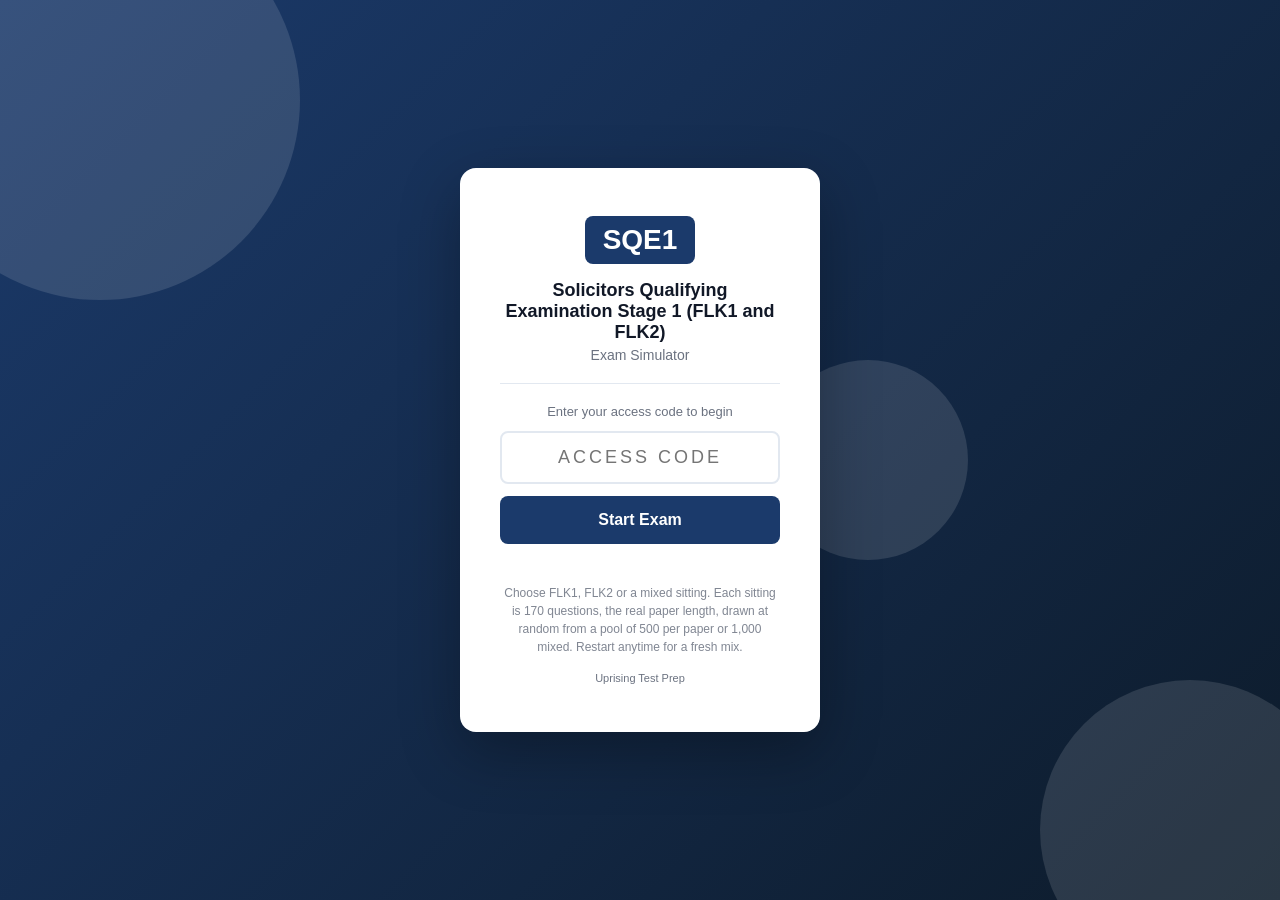
<file: index.html>
<!DOCTYPE html>
<html lang="en">
<head>
  <meta charset="UTF-8" />
  <meta name="viewport" content="width=device-width, initial-scale=1.0, viewport-fit=cover" />
  <meta name="apple-mobile-web-app-capable" content="yes" />
  <meta name="apple-mobile-web-app-status-bar-style" content="black-translucent" />
  <title>SQE1 Exam Simulator</title>
  <link rel="stylesheet" href="style.css" />
</head>
<body>

<div id="access-gate">
  <div class="gate-bg-shapes">
    <div class="shape shape-1"></div>
    <div class="shape shape-2"></div>
    <div class="shape shape-3"></div>
  </div>
  <div class="gate-card">
    <div class="gate-logo">
      <div class="logo-badge">SQE1</div>
    </div>
    <h1 class="gate-title">Solicitors Qualifying Examination Stage 1 (FLK1 and FLK2)</h1>
    <p class="gate-subtitle">Exam Simulator</p>
    <div class="gate-divider"></div>
    <p class="gate-instruction">Enter your access code to begin</p>
    <input type="text" id="access-code-input" class="gate-input"
           placeholder="Access Code" autocomplete="off"
           maxlength="20" spellcheck="false" />
    <button id="access-btn" class="gate-btn">Start Exam</button>
    <p id="access-error" class="gate-error"></p>
    <p class="gate-pool-note">Choose FLK1, FLK2 or a mixed sitting. Each sitting is 170 questions, the real paper length, drawn at random from a pool of 500 per paper or 1,000 mixed. Restart anytime for a fresh mix.</p>
    <p class="gate-hint">Uprising Test Prep</p>
  </div>
</div>

<div id="mode-screen" style="display:none">
  <div class="gate-bg-shapes"><div class="shape shape-1"></div><div class="shape shape-2"></div><div class="shape shape-3"></div></div>
  <div class="gate-card mode-card">
    <div class="gate-logo"><div class="logo-badge">SQE1</div></div>
    <h1 class="gate-title">Choose your sitting</h1>
    <p class="gate-subtitle">Each sitting is 170 single best answer questions with 5 options and one 5 hour 6 minute clock (the real exam gives 2 hours 33 minutes in each of two sessions of 85 questions)</p>
    <div class="gate-divider"></div>
    <button id="mode-flk1-btn" class="gate-btn mode-btn">FLK1<span class="mode-sub">Business Law and Practice, Dispute Resolution, Contract, Tort, Legal System, Legal Services</span><span class="mode-sub"><span id="mode-flk1-count">500</span> questions in the pool</span></button>
    <button id="mode-flk2-btn" class="gate-btn mode-btn">FLK2<span class="mode-sub">Property, Land, Wills and Administration of Estates, Trusts, Criminal Liability, Criminal Law and Practice</span><span class="mode-sub"><span id="mode-flk2-count">500</span> questions in the pool</span></button>
    <button id="mode-mixed-btn" class="gate-btn mode-btn mode-btn-alt">Mixed practice<span class="mode-sub">170 questions from all 12 subjects</span><span class="mode-sub"><span id="mode-mixed-count">1,000</span> questions in the pool</span></button>
  </div>
</div>

<div id="app" style="display:none">
  <header class="top-bar">
    <div class="bar-left">
      <span class="bar-logo">SQE1</span>
      <span class="bar-title">Exam Simulator</span>
    </div>
    <div class="bar-right">
      <span class="bar-timer" id="timer-display">--:--</span>
      <button class="bar-btn" id="flag-btn">Flag</button>
      <button class="bar-btn bar-btn-primary" id="submit-btn">
        <span class="btn-full">Submit Exam</span>
        <span class="btn-short">Submit</span>
      </button>
    </div>
  </header>

  <div class="progress-strip">
    <div class="progress-bar" id="progress-bar"></div>
  </div>

  <main class="exam-main">
    <div class="question-panel">
      <div class="q-meta">
        <span id="q-counter"></span>
        <span class="q-pool-chip" id="pool-chip" title="">500 Questions Available</span>
        <span id="q-domain" class="q-domain-tag"></span>
        <span id="q-flag-indicator" class="flag-chip" style="display:none">Flagged</span>
      </div>
      <!-- Shared text for a linked cluster (a clinical case, a reading
           passage). It sits ABOVE the stem, which is the one thing that
           legitimately precedes it, and repeats on every question in the
           cluster so nobody has to page backwards. -->
      <div id="q-cluster-wrap" class="cluster-wrap" style="display:none"></div>
      <p id="question-text" class="q-text"></p>
      <!-- The picture sits BELOW the question text so the simulator matches
           the printed book exactly: stem, then picture, then options. They
           used to disagree (book put the picture under the stem, simulator put
           it above), so no single wording could be true in both places, and
           184 of MLPAO's 185 image questions said "shown above" while the
           book printed the picture below the sentence. Write stems with
           neutral wording ("the strip shown", "the diagram shows") and this
           whole class of bug cannot come back. -->
      <div id="q-image-wrap" style="display:none; margin-bottom:14px;"></div>
      <div id="options-list" class="options-list"></div>
      <div id="explanation-box" class="explanation-box" style="display:none">
        <div class="explanation-label">Explanation</div>
        <p id="explanation-text" class="explanation-text"></p>
      </div>
    </div>
    <div class="nav-bar">
      <button class="nav-btn" id="prev-btn">&#8592; Prev</button>
      <button class="nav-btn nav-btn-map" id="map-btn">Question Map</button>
      <button class="nav-btn nav-btn-next" id="next-btn">Next &#8594;</button>
    </div>
  </main>
</div>

<!-- Question Map Modal -->
<div id="map-modal" style="display:none">
  <div class="map-backdrop" id="map-backdrop"></div>
  <div class="map-panel">
    <div class="map-header">
      <span class="map-title">Question Map</span>
      <button id="map-close" class="map-close-btn">&#x2715; Close</button>
    </div>
    <div class="map-legend">
      <span class="leg-item"><span class="leg-swatch leg-answered"></span>Answered</span>
      <span class="leg-item"><span class="leg-swatch leg-flagged"></span>Flagged</span>
      <span class="leg-item"><span class="leg-swatch leg-unanswered"></span>Unanswered</span>
    </div>
    <div id="q-grid" class="q-grid"></div>
  </div>
</div>

<div id="results-screen" style="display:none">
  <div class="results-card">
    <div class="res-header">
      <div class="res-badge">SQE1</div>
      <h2 id="res-status" class="res-status"></h2>
      <p id="res-score" class="res-score"></p>
    </div>
    <div id="res-domains" class="res-domains"></div>
    <p class="mode-pool-note" id="pool-note-results">This sitting drew 170 questions from the pool. Restart for a fresh mix.</p>
    <p class="mode-pool-note">The SRA publishes no fixed SQE1 pass mark and sets it for each sitting after marking, so this screen shows a practice benchmark only, never a pass or fail.</p>
    <button id="res-review-btn" class="res-btn">Review Answers</button>
    <button id="res-restart-btn" class="res-btn res-btn-secondary">Restart</button>
  </div>
</div>

<script src="questions.js"></script>
<script src="app.js"></script>
</body>
</html>
</file>
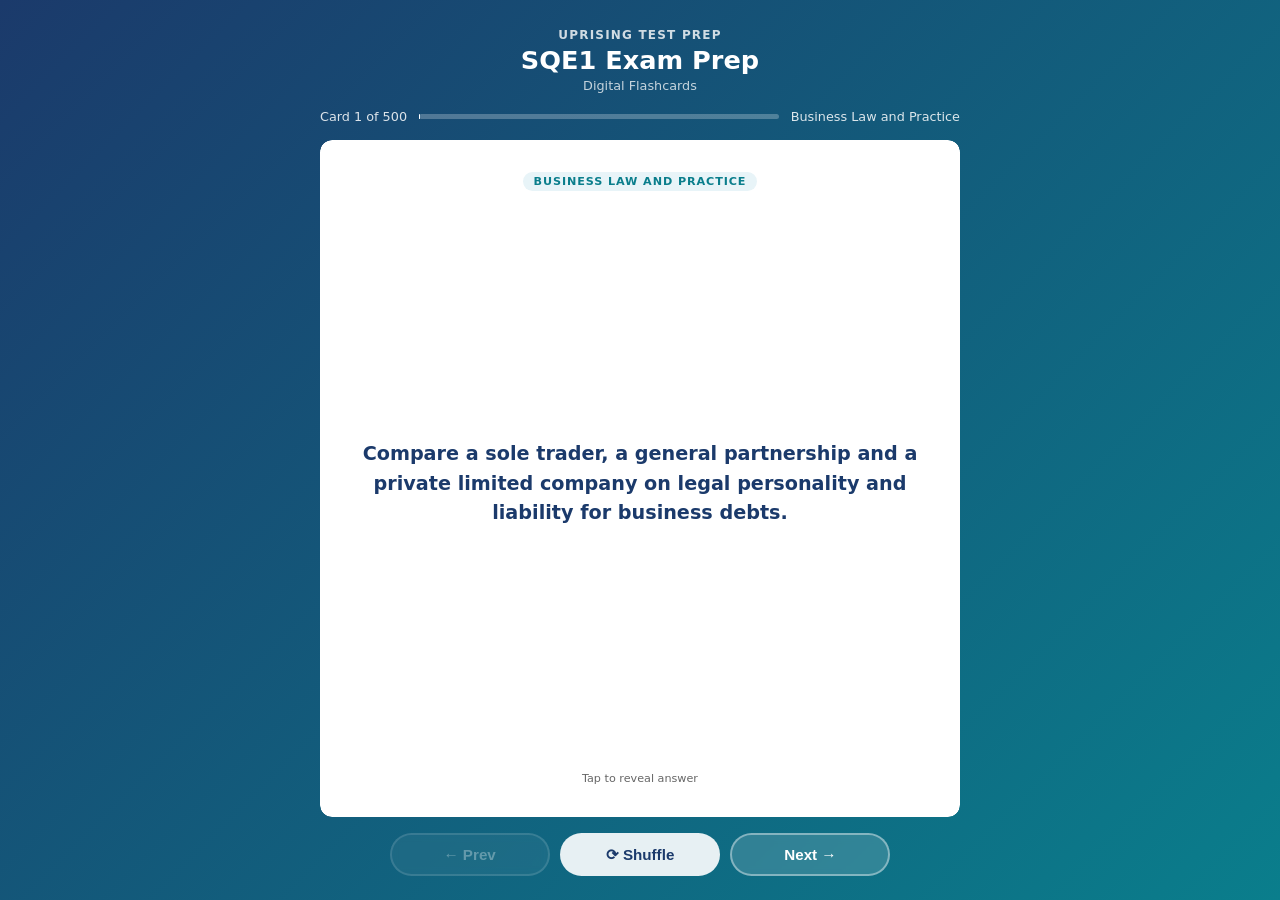
<file: flashcards/index.html>
<!DOCTYPE html>
<html lang="en">
<head>
  <meta charset="UTF-8">
  <meta name="viewport" content="width=device-width, initial-scale=1.0">
  <title>SQE1 Exam Prep: Flashcards</title>
  <style>
    :root {
      --blue:   #1B3A6B;
      --teal:   #0A7E8C;
      --ltblue: #E8F4F8;
      --white:  #FFFFFF;
      --text:   #1A1A1A;
      --muted:  #666;
      --radius: 12px;
    }
    * { box-sizing: border-box; margin: 0; padding: 0; }
    html, body { height: 100%; }
    body {
      font-family: 'Segoe UI', system-ui, sans-serif;
      background: linear-gradient(135deg, var(--blue) 0%, var(--teal) 100%);
      /* Pinned, not min-height: the page must never grow, or the controls
         get pushed below the fold on iOS where 100dvh and height:100%
         disagree. The height:100% rule above is the pre-dvh fallback. */
      height: 100dvh;
      max-height: 100dvh;
      overflow: hidden;
      display: flex;
      flex-direction: column;
      align-items: center;
      padding: 1.25rem 1rem 1rem;
      gap: 0.75rem;
      overflow-x: hidden;
    }
    header { text-align: center; color: #fff; flex-shrink: 0; }
    header .brand { font-size: 0.75rem; font-weight: 700; letter-spacing: 0.1em; opacity: 0.8; text-transform: uppercase; }
    header h1 { font-size: 1.3rem; font-weight: 800; margin-top: 0.2rem; }
    header .subtitle { font-size: 0.8rem; opacity: 0.75; margin-top: 0.15rem; }
    #progress-info {
      display: flex; align-items: center; gap: 0.75rem;
      color: rgba(255,255,255,0.85); font-size: 0.8rem;
      flex-shrink: 0; width: 100%; max-width: 640px;
    }
    #progress-bar-track {
      flex: 1; background: rgba(255,255,255,0.25);
      border-radius: 4px; height: 5px;
    }
    #progress-bar-fill { height: 100%; background: #fff; border-radius: 4px; transition: width 0.3s; }
    .card-scene {
      width: 100%; max-width: 640px;
      perspective: 1200px;
      cursor: pointer;
      flex: 1; min-height: 0;
      display: flex; flex-direction: column;
    
      /* WebKit does not clip overflow inside a preserve-3d context, so the
         answer pane's own clip is dropped and a long answer paints over the
         Prev/Next row. This element only sets the perspective and is NOT
         itself in the 3D context, so its clip is honoured in every engine. */
      overflow: hidden;
      border-radius: var(--radius);
    }
    .card-inner {
      position: relative; width: 100%;
      flex: 1; min-height: 0;
      transition: transform 0.55s cubic-bezier(.4,0,.2,1);
      transform-style: preserve-3d;
    }
    .card-scene.flipped .card-inner { transform: rotateY(180deg); }
    .card-face {
      position: absolute; inset: 0;
      backface-visibility: hidden; -webkit-backface-visibility: hidden;
      border-radius: var(--radius);
      display: flex; flex-direction: column;
      padding: 1.5rem 1.75rem;
      box-shadow: 0 12px 40px rgba(0,0,0,0.2);
      overflow: hidden;
    
      /* Painting through a mask forces WebKit to allocate a real clipping
         layer for a 3D-transformed element, which is what makes the
         overflow:hidden and the rounded corners above actually apply. */
      -webkit-mask-image: -webkit-radial-gradient(#fff, #000);
              mask-image: radial-gradient(#fff, #000);
    }
    .card-front { background: var(--white); align-items: center; justify-content: center; }
    .card-back  { background: var(--ltblue); transform: rotateY(180deg); }
    .card-badge {
      font-size: 0.7rem; font-weight: 700; text-transform: uppercase;
      letter-spacing: 0.08em;
      background: var(--ltblue); color: var(--teal);
      padding: 0.2rem 0.65rem; border-radius: 20px;
      margin-bottom: 0.85rem; flex-shrink: 0;
    }
    .card-back .card-badge { background: rgba(10,126,140,0.12); }
    .card-front .q-text {
      font-size: 1.1rem; font-weight: 600; color: var(--blue); line-height: 1.55;
      text-align: center; overflow-y: auto; flex: 1;
      display: flex; align-items: center; justify-content: center;
      scrollbar-width: thin; scrollbar-color: rgba(27,58,107,0.3) transparent;
    }
    .card-back .a-label { font-size: 0.7rem; font-weight: 700; color: var(--teal); text-transform: uppercase; letter-spacing: 0.08em; margin-bottom: 0.4rem; flex-shrink: 0; }
    .card-back .a-text  {
      font-size: 0.975rem; color: var(--text); line-height: 1.65;
      overflow-y: auto; flex: 1; min-height: 0; padding-right: 4px;
      scrollbar-width: thin; scrollbar-color: rgba(10,126,140,0.4) transparent;
    
      -webkit-overflow-scrolling: touch;
      overscroll-behavior: contain;
    }
    .card-back .a-text::-webkit-scrollbar { width: 4px; }
    .card-back .a-text::-webkit-scrollbar-track { background: transparent; }
    .card-back .a-text::-webkit-scrollbar-thumb { background: rgba(10,126,140,0.4); border-radius: 4px; }
    .tap-hint { flex-shrink: 0; margin-top: 0.6rem; font-size: 0.7rem; color: var(--muted); text-align: center; }
    .card-back .tap-hint { color: var(--teal); opacity: 0.7; }
    .controls {
      display: flex; gap: 0.65rem; flex-wrap: nowrap;
      justify-content: center; flex-shrink: 0;
      width: 100%; max-width: 640px;
      padding-bottom: env(safe-area-inset-bottom, 0px);
    }
    .btn {
      padding: 0.6rem 1.2rem; border-radius: 50px;
      border: 2px solid rgba(255,255,255,0.4);
      background: rgba(255,255,255,0.15); color: #fff;
      font-weight: 700; font-size: 0.875rem; cursor: pointer;
      transition: all 0.2s; backdrop-filter: blur(4px);
      white-space: nowrap; flex: 1; max-width: 160px;
    }
    .btn:hover { background: rgba(255,255,255,0.3); border-color: rgba(255,255,255,0.7); }
    .btn:active { transform: scale(0.96); }
    .btn:disabled { opacity: 0.35; cursor: not-allowed; }
    .btn.btn-primary { background: rgba(255,255,255,0.9); color: var(--blue); border-color: transparent; }
    .btn.btn-primary:hover { background: #fff; }
    #loading { color: rgba(255,255,255,0.8); font-size: 1rem; text-align: center; padding: 3rem; flex: 1; }
    @media (min-width: 768px) {
      body { padding: 1.75rem 1.5rem 1.5rem; gap: 1rem; }
      header h1 { font-size: 1.6rem; }
      .card-face { padding: 2rem 2.5rem; }
      .card-front .q-text { font-size: 1.2rem; }
      .card-back .a-text { font-size: 1.05rem; }
      .btn { font-size: 0.95rem; padding: 0.65rem 1.4rem; }
    }
    @media (max-width: 380px) {
      body { padding: 0.75rem; gap: 0.5rem; }
      header .brand { font-size: 0.65rem; }
      header h1 { font-size: 1.1rem; }
      header .subtitle { display: none; }
      .card-face { padding: 1rem 1.1rem; }
      .card-front .q-text { font-size: 0.975rem; }
      .card-back .a-text { font-size: 0.875rem; }
      .btn { font-size: 0.8rem; padding: 0.5rem 0.75rem; }
    }
  </style>
</head>
<body>
<header>
  <div class="brand">Uprising Test Prep</div>
  <h1>SQE1 Exam Prep</h1>
  <div class="subtitle">Digital Flashcards</div>
</header>
<div id="progress-info">
  <span id="card-counter">Card 1</span>
  <div id="progress-bar-track"><div id="progress-bar-fill" style="width:0%"></div></div>
  <span id="domain-label"></span>
</div>
<div id="loading">Loading flashcards...</div>
<div class="card-scene" id="card-scene" style="display:none" onclick="flipCard()">
  <div class="card-inner" id="card-inner">
    <div class="card-face card-front">
      <div class="card-badge" id="front-badge"></div>
      <div class="q-text" id="q-text"></div>
      <div class="tap-hint">Tap to reveal answer</div>
    </div>
    <div class="card-face card-back">
      <div class="card-badge" id="back-badge">Answer</div>
      <div class="a-label">Answer</div>
      <div class="a-text" id="a-text"></div>
      <div class="tap-hint">Tap to flip back</div>
    </div>
  </div>
</div>
<div class="controls" id="controls" style="display:none">
  <button class="btn" id="prev-btn" onclick="event.stopPropagation();move(-1)" disabled>&#8592; Prev</button>
  <button class="btn btn-primary" onclick="event.stopPropagation();shuffleCards()">&#10227; Shuffle</button>
  <button class="btn" id="next-btn" onclick="event.stopPropagation();move(1)">Next &#8594;</button>
</div>
<script>
const DOMAIN_LABELS = {
  business_law_and_practice: "Business Law and Practice",
  dispute_resolution: "Dispute Resolution",
  contract_law: "Contract Law",
  tort_law: "Tort Law",
  legal_system_of_england_and_wales: "Legal System of England and Wales",
  legal_services: "Legal Services",
  property_law_and_practice: "Property Law and Practice",
  land_law: "Land Law",
  wills_and_administration_of_estates: "Wills and Administration of Estates",
  trusts_law: "Trusts Law",
  criminal_liability: "Criminal Liability",
  criminal_law_and_practice: "Criminal Law and Practice",
};
let cards   = [];
let current = 0;
async function init() {
  try {
    const res = await fetch('flashcards.json');
    if (!res.ok) throw new Error('Network error');
    cards = await res.json();
    document.getElementById('loading').style.display    = 'none';
    document.getElementById('card-scene').style.display = 'flex';
    document.getElementById('controls').style.display   = 'flex';
    show();
  } catch (e) {
    document.getElementById('loading').textContent = 'Error loading flashcards. Please try refreshing.';
  }
}
function domainLabel(key) {
  return DOMAIN_LABELS[key] || key.replace(/_/g, ' ').replace(/\b\w/g, c => c.toUpperCase());
}
function show() {
  const c = cards[current];
  document.getElementById('card-scene').classList.remove('flipped');
  document.getElementById('a-text').scrollTop = 0;
  const label = domainLabel(c.domain || c.chapter || '');
  document.getElementById('q-text').textContent       = c.front;
  document.getElementById('a-text').textContent       = c.back;
  document.getElementById('front-badge').textContent  = label;
  document.getElementById('back-badge').textContent   = label;
  document.getElementById('card-counter').textContent = `Card ${current+1} of ${cards.length}`;
  document.getElementById('domain-label').textContent = label;
  document.getElementById('progress-bar-fill').style.width = `${((current+1)/cards.length*100).toFixed(1)}%`;
  document.getElementById('prev-btn').disabled = current === 0;
  document.getElementById('next-btn').disabled = current === cards.length - 1;
}
function flipCard() { document.getElementById('card-scene').classList.toggle('flipped'); }
function move(dir) {
  const next = current + dir;
  if (next < 0 || next >= cards.length) return;
  current = next; show();
}
function shuffleCards() {
  for (let i = cards.length - 1; i > 0; i--) {
    const j = Math.floor(Math.random() * (i+1));
    [cards[i], cards[j]] = [cards[j], cards[i]];
  }
  current = 0; show();
}
document.addEventListener('keydown', e => {
  if (e.key === 'ArrowRight' || e.key === 'ArrowDown') move(1);
  else if (e.key === 'ArrowLeft' || e.key === 'ArrowUp') move(-1);
  else if (e.key === ' ' || e.key === 'Enter') { e.preventDefault(); flipCard(); }
});
init();
</script>
</body>
</html>
</file>
<file: style.css>
/* SQE1 Exam Simulator, Styles */
:root {
  --primary:   #1B3A6B;
  --pass:      #059669;
  --fail:      #DC2626;
  --bg:        #F3F4F8;
  --card:      #FFFFFF;
  --border:    #E2E8F0;
  --text:      #111827;
  --muted:     #6B7280;
  --radius:    10px;
}
*, *::before, *::after { box-sizing: border-box; margin: 0; padding: 0; }
body {
  font-family: -apple-system, BlinkMacSystemFont, "Segoe UI", sans-serif;
  background: var(--bg);
  color: var(--text);
  height: 100vh;
  height: 100dvh;
  overflow: hidden;
  -webkit-text-size-adjust: 100%;
}

/* ── Access Gate ─────────────────────────────────────────────────────────── */
#access-gate {
  display: flex;
  align-items: center;
  justify-content: center;
  height: 100vh;
  height: 100dvh;
  background: linear-gradient(135deg, var(--primary) 0%, #0d1b2a 100%);
  position: relative;
  overflow: hidden;
  padding: 20px;
  padding-top: max(20px, env(safe-area-inset-top));
  padding-bottom: max(20px, env(safe-area-inset-bottom));
}
.gate-bg-shapes { position: absolute; inset: 0; pointer-events: none; }
.shape { position: absolute; border-radius: 50%; opacity: .12; background: #fff; }
.shape-1 { width: 400px; height: 400px; top: -100px; left: -100px; }
.shape-2 { width: 300px; height: 300px; bottom: -80px; right: -60px; }
.shape-3 { width: 200px; height: 200px; top: 40%; left: 60%; }
.gate-card {
  background: #fff;
  border-radius: 16px;
  padding: 48px 40px;
  text-align: center;
  width: 100%;
  max-width: 360px;
  position: relative;
  z-index: 1;
  box-shadow: 0 20px 60px rgba(0,0,0,.3);
}
.logo-badge {
  display: inline-block;
  background: var(--primary);
  color: #fff;
  font-weight: 800;
  font-size: 28px;
  padding: 8px 18px;
  border-radius: 8px;
}
.gate-title { font-size: 18px; font-weight: 700; margin-top: 16px; color: var(--text); }
.gate-subtitle { color: var(--muted); font-size: 14px; margin-top: 4px; }
.gate-divider { height: 1px; background: var(--border); margin: 20px 0; }
.gate-instruction { font-size: 13px; color: var(--muted); margin-bottom: 12px; }
.gate-input {
  width: 100%;
  padding: 14px 16px;
  border: 2px solid var(--border);
  border-radius: 8px;
  font-size: 18px;
  text-align: center;
  text-transform: uppercase;
  letter-spacing: 3px;
  outline: none;
}
.gate-input:focus { border-color: var(--primary); }
.gate-btn {
  width: 100%;
  margin-top: 12px;
  padding: 15px;
  background: var(--primary);
  color: #fff;
  border: none;
  border-radius: 8px;
  font-size: 16px;
  font-weight: 600;
  cursor: pointer;
  -webkit-tap-highlight-color: transparent;
}
.gate-btn:hover { opacity: .9; }
.gate-error { color: var(--fail); font-size: 13px; margin-top: 8px; min-height: 18px; }
.gate-hint { color: var(--muted); font-size: 11px; margin-top: 16px; }
.gate-pool-note { color: var(--muted); opacity: .85; font-size: 12px; margin-top: 14px; line-height: 1.5; }
.mode-pool-note { color: var(--muted); opacity: .85; font-size: 12.5px; text-align: center; margin: 4px 0 16px; line-height: 1.5; }

/* ── App shell ───────────────────────────────────────────────────────────── */
#app {
  display: flex;
  flex-direction: column;
  height: 100vh;
  height: 100dvh;
  padding-top: env(safe-area-inset-top);
}
.top-bar {
  display: flex;
  justify-content: space-between;
  align-items: center;
  background: var(--primary);
  color: #fff;
  padding: 0 20px;
  padding-left: max(20px, env(safe-area-inset-left));
  padding-right: max(20px, env(safe-area-inset-right));
  height: 52px;
  flex-shrink: 0;
  gap: 8px;
}
.bar-left { display: flex; align-items: center; gap: 8px; min-width: 0; }
.bar-logo { font-weight: 800; font-size: 18px; flex-shrink: 0; }
.bar-title { font-size: 14px; opacity: .8; white-space: nowrap; overflow: hidden; text-overflow: ellipsis; }
.bar-right { display: flex; align-items: center; gap: 8px; flex-shrink: 0; }
.bar-timer {
  font-variant-numeric: tabular-nums;
  font-size: 16px;
  font-weight: 600;
  min-width: 68px;
  text-align: right;
}
.bar-btn {
  padding: 7px 13px;
  background: rgba(255,255,255,.15);
  border: 1px solid rgba(255,255,255,.3);
  color: #fff;
  border-radius: 6px;
  cursor: pointer;
  font-size: 13px;
  white-space: nowrap;
  -webkit-tap-highlight-color: transparent;
  touch-action: manipulation;
}
.bar-btn:hover { background: rgba(255,255,255,.25); }
.bar-btn-primary {
  background: #fff;
  color: var(--primary);
  border-color: #fff;
  font-weight: 600;
}
.bar-btn-primary:hover { background: #f0f0f0; }
.btn-short { display: none; }
.btn-full  { display: inline; }

.progress-strip { height: 4px; background: rgba(0,0,0,.1); flex-shrink: 0; }
.progress-bar   { height: 100%; background: #4ade80; transition: width .3s; }

/* ── Main exam area ──────────────────────────────────────────────────────── */
.exam-main {
  flex: 1;
  overflow: hidden;
  display: flex;
  flex-direction: column;
  padding: 16px 20px 0;
  padding-left: max(16px, env(safe-area-inset-left));
  padding-right: max(16px, env(safe-area-inset-right));
  min-height: 0;
}
.question-panel { flex: 1; overflow-y: auto; padding-bottom: 12px; -webkit-overflow-scrolling: touch; }
.q-meta {
  display: flex;
  align-items: center;
  gap: 8px;
  margin-bottom: 12px;
  font-size: 13px;
  color: var(--muted);
  flex-wrap: wrap;
}
.q-domain-tag {
  background: var(--primary);
  color: #fff;
  padding: 2px 8px;
  border-radius: 4px;
  font-size: 11px;
  font-weight: 600;
}
.q-pool-chip {
  background: #EEF2FF;
  background: color-mix(in srgb, var(--primary) 12%, #fff);
  color: var(--primary);
  border: 1px solid var(--primary);
  padding: 2px 8px;
  border-radius: 10px;
  font-size: 11px;
  font-weight: 700;
  cursor: help;
  white-space: nowrap;
}
.flag-chip {
  background: #FEF3C7;
  color: #92400E;
  padding: 2px 8px;
  border-radius: 4px;
  font-size: 11px;
  font-weight: 600;
}
.cluster-wrap {
  border-left: 4px solid var(--primary, #1B3A6B);
  background: #F2F6FC; border-radius: 8px;
  padding: 10px 14px; margin-bottom: 16px;
}
.cluster-label {
  font-size: 11px; font-weight: 700; letter-spacing: 0.06em;
  text-transform: uppercase; color: var(--primary, #1B3A6B); margin-bottom: 6px;
}
.cluster-body {
  max-height: 38vh; overflow-y: auto; font-size: 15px; line-height: 1.6;
  -webkit-overflow-scrolling: touch;
}
.cluster-body p + p { margin-top: 10px; }
@media (min-width: 1100px) { .cluster-body { max-height: 52vh; } }

.q-image {
  max-width: 100%;
  /* Cap the height too. With only max-width, a tall exhibit renders at full
     width and pushes the stem and every option below the fold, so the question
     looks like it has no answers until the candidate scrolls. Found on CNPLE. */
  max-height: 62vh;
  width: auto;
  height: auto;
  object-fit: contain;
  border-radius: 6px;
  border: 1px solid var(--border);
  display: block;
  margin-bottom: 14px;
}
.q-text { font-size: 16px; line-height: 1.65; margin-bottom: 20px; }
.options-list { display: flex; flex-direction: column; gap: 10px; }
.option {
  display: flex;
  align-items: flex-start;
  gap: 12px;
  padding: 15px 16px;
  background: var(--card);
  border: 2px solid var(--border);
  border-radius: var(--radius);
  cursor: pointer;
  transition: .15s;
  -webkit-tap-highlight-color: transparent;
  touch-action: manipulation;
  min-height: 52px;
}
.option:hover  { border-color: var(--primary); background: #F8FAFF; }
.option.selected  { border-color: var(--primary); background: #EEF3FF; }
.option.correct   { border-color: #059669; background: #ECFDF5; }
.option.incorrect { border-color: #DC2626; background: #FEF2F2; }
.explanation-box {
  margin-top: 20px;
  padding: 16px 18px;
  background: #F0F9FF;
  border-left: 4px solid #2563EB;
  border-radius: 6px;
}
.explanation-label {
  font-size: 11px;
  font-weight: 700;
  text-transform: uppercase;
  letter-spacing: .06em;
  color: #2563EB;
  margin-bottom: 8px;
}
.explanation-text { font-size: 14.5px; line-height: 1.7; color: #1e293b; margin: 0; }
.opt-letter { font-weight: 700; font-size: 15px; color: var(--primary); min-width: 22px; padding-top: 1px; flex-shrink: 0; }
.opt-text   { font-size: 15px; line-height: 1.5; }

/* ── Nav bar ─────────────────────────────────────────────────────────────── */
.nav-bar {
  display: flex;
  align-items: center;
  gap: 8px;
  padding: 10px 0;
  padding-bottom: max(14px, env(safe-area-inset-bottom));
  flex-shrink: 0;
}
.nav-btn {
  flex: 1;
  padding: 13px 8px;
  background: var(--card);
  border: 1px solid var(--border);
  border-radius: 8px;
  cursor: pointer;
  font-size: 15px;
  font-weight: 500;
  text-align: center;
  -webkit-tap-highlight-color: transparent;
  touch-action: manipulation;
  min-height: 48px;
}
.nav-btn:hover      { background: #f0f0f0; }
.nav-btn-map {
  background: var(--bg);
  border-color: var(--primary);
  color: var(--primary);
  font-weight: 600;
}
.nav-btn-map:hover { background: #EEF3FF; }
.nav-btn-next {
  background: var(--primary);
  color: #fff;
  border-color: var(--primary);
}
.nav-btn-next:hover { opacity: .9; }

/* ── Question Map Modal ──────────────────────────────────────────────────── */
#map-modal {
  position: fixed;
  inset: 0;
  z-index: 1000;
  display: flex;
  flex-direction: column;
  justify-content: flex-end;
}
.map-backdrop { position: absolute; inset: 0; background: rgba(0,0,0,.5); }
.map-panel {
  position: relative;
  background: #fff;
  border-radius: 20px 20px 0 0;
  padding: 20px;
  padding-bottom: max(20px, env(safe-area-inset-bottom));
  max-height: 80vh;
  max-height: 80dvh;
  display: flex;
  flex-direction: column;
  box-shadow: 0 -4px 30px rgba(0,0,0,.2);
}
.map-header {
  display: flex;
  align-items: center;
  justify-content: space-between;
  margin-bottom: 12px;
  flex-shrink: 0;
}
.map-title { font-size: 17px; font-weight: 700; color: var(--text); }
.map-close-btn {
  padding: 8px 16px;
  background: var(--bg);
  border: 1px solid var(--border);
  border-radius: 8px;
  cursor: pointer;
  font-size: 14px;
  font-weight: 500;
  min-height: 40px;
  -webkit-tap-highlight-color: transparent;
  touch-action: manipulation;
}
.map-close-btn:hover { background: #e5e7eb; }
.map-legend { display: flex; gap: 16px; margin-bottom: 14px; flex-shrink: 0; flex-wrap: wrap; }
.leg-item { display: flex; align-items: center; gap: 6px; font-size: 13px; color: var(--muted); }
.leg-swatch {
  width: 16px;
  height: 16px;
  border-radius: 3px;
  border: 1px solid var(--border);
  background: var(--card);
  display: inline-block;
  flex-shrink: 0;
}
.leg-swatch.leg-answered  { background: var(--primary); border-color: var(--primary); }
.leg-swatch.leg-flagged   { background: #FEF3C7; border-color: #F59E0B; }
.leg-swatch.leg-unanswered { background: var(--card); }
.q-grid {
  display: flex;
  flex-wrap: wrap;
  gap: 6px;
  overflow-y: auto;
  flex: 1;
  padding-bottom: 8px;
  -webkit-overflow-scrolling: touch;
}
.grid-btn {
  width: 40px;
  height: 40px;
  border: 1px solid var(--border);
  border-radius: 6px;
  background: var(--card);
  font-size: 12px;
  cursor: pointer;
  font-weight: 500;
  -webkit-tap-highlight-color: transparent;
  touch-action: manipulation;
}
.grid-btn.answered { background: var(--primary); color: #fff; border-color: var(--primary); }
.grid-btn.flagged  { background: #FEF3C7; border-color: #F59E0B; }
.grid-btn.active   { outline: 3px solid var(--primary); outline-offset: 2px; }

/* ── Results ─────────────────────────────────────────────────────────────── */
#results-screen {
  display: flex;
  align-items: flex-start;
  justify-content: center;
  min-height: 100vh;
  min-height: 100dvh;
  background: var(--bg);
  overflow-y: auto;
  -webkit-overflow-scrolling: touch;
  padding: 20px 16px;
  padding-top: max(20px, env(safe-area-inset-top));
  padding-bottom: max(20px, env(safe-area-inset-bottom));
}
.results-card {
  background: var(--card);
  border-radius: 16px;
  padding: 40px;
  max-width: 480px;
  width: 100%;
  box-shadow: 0 8px 30px rgba(0,0,0,.1);
}
.res-header { text-align: center; margin-bottom: 24px; }
.res-badge {
  display: inline-block;
  background: var(--primary);
  color: #fff;
  font-weight: 800;
  font-size: 22px;
  padding: 6px 16px;
  border-radius: 8px;
}
.res-status { font-size: 36px; font-weight: 800; margin-top: 12px; }
.res-score  { font-size: 18px; color: var(--muted); margin-top: 4px; }
.res-domains { margin-bottom: 24px; display: flex; flex-direction: column; gap: 10px; }
.res-domain-row { display: flex; align-items: center; gap: 8px; font-size: 13px; }
.res-domain-name { width: 160px; font-weight: 500; flex-shrink: 0; }
.res-domain-bar-wrap { flex: 1; background: #E5E7EB; border-radius: 4px; height: 8px; overflow: hidden; }
.res-domain-bar { height: 100%; border-radius: 4px; transition: width .5s; }
.res-domain-pct { width: 36px; text-align: right; font-weight: 600; }
.res-btn {
  width: 100%;
  padding: 15px;
  background: var(--primary);
  color: #fff;
  border: none;
  border-radius: 8px;
  font-size: 15px;
  font-weight: 600;
  cursor: pointer;
  margin-bottom: 10px;
  min-height: 52px;
  -webkit-tap-highlight-color: transparent;
  touch-action: manipulation;
}
.res-btn:hover { opacity: .9; }
.res-btn-secondary {
  background: transparent;
  color: var(--primary);
  border: 2px solid var(--primary);
}
.res-btn-secondary:hover { background: var(--primary); color: #fff; }

/* ── Mobile breakpoint (phones ≤ 640px) ─────────────────────────────────── */
@media (max-width: 640px) {
  /* Gate card */
  .gate-card { padding: 32px 24px; }

  /* Top bar: hide long title text, swap Submit label */
  .bar-title  { display: none; }
  .btn-full   { display: none; }
  .btn-short  { display: inline; }
  .bar-right  { gap: 6px; }
  .bar-btn    { padding: 6px 10px; font-size: 12px; }
  .bar-timer  { font-size: 14px; min-width: 58px; }

  /* Exam main */
  .exam-main { padding: 12px 14px 0; }
  .q-text { font-size: 16px; }
  .opt-text { font-size: 15px; }

  /* Nav bar, bigger touch targets */
  .nav-btn { font-size: 14px; padding: 14px 6px; }

  /* Results */
  .results-card { padding: 28px 20px; }
  .res-domain-name { width: 110px; font-size: 12px; }
  .res-domain-pct  { font-size: 12px; }
  .res-status { font-size: 30px; }

  /* Map grid, slightly bigger buttons on phones */
  .grid-btn { width: 42px; height: 42px; }
}

/* ── Very small phones (≤ 380px) ────────────────────────────────────────── */
@media (max-width: 380px) {
  .bar-logo { font-size: 15px; }
  .bar-btn  { padding: 5px 8px; font-size: 11px; }
  .bar-timer { font-size: 13px; min-width: 52px; }
  .nav-btn  { font-size: 13px; }
  .grid-btn { width: 38px; height: 38px; font-size: 11px; }
}

/* mode picker (SQE1: FLK1, FLK2 or mixed) */
#mode-screen { display:flex; align-items:center; justify-content:center; height:100vh; height:100dvh; background:linear-gradient(135deg,var(--primary) 0%,#0d1b2a 100%); position:relative; overflow:auto; }
.mode-card { max-width: 560px; width: calc(100% - 32px); max-height: 94dvh; overflow-y: auto; }
.mode-btn { display:block; width:100%; margin-top:12px; text-align:left; padding:14px 16px; }
.mode-btn-alt { background: transparent; color: var(--primary); border: 2px solid var(--primary); }
.mode-sub { display:block; font-weight:400; font-size:12.5px; line-height:1.45; margin-top:4px; opacity:.92; }
</file>
